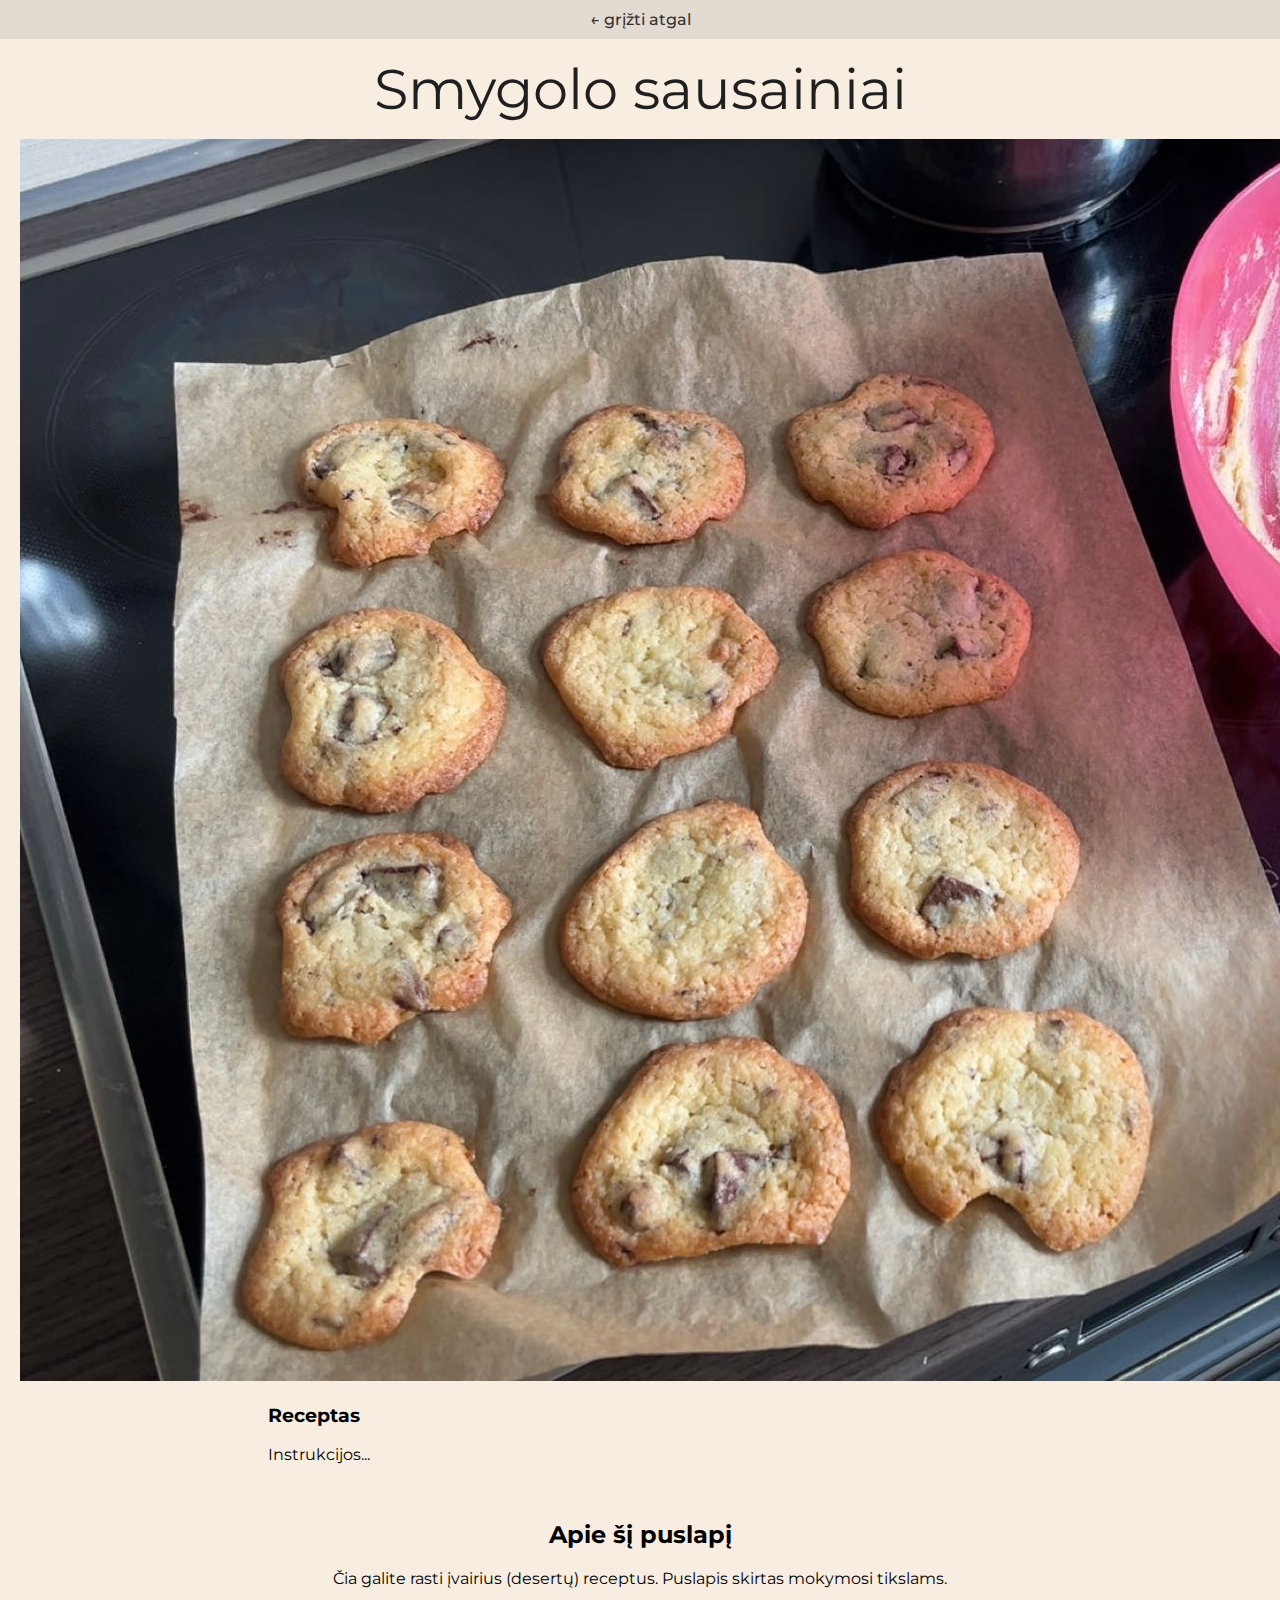
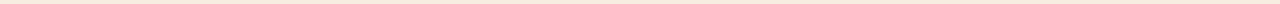
<file: smygolo.html>
<!DOCTYPE html>
<html lang="lt">
<head>
  <meta charset="UTF-8">
  <meta name="viewport" content="width=device-width, initial-scale=1.0">
  <title>Receptai</title>
  <link rel="stylesheet" href="style.css">
</head>
<body class="receptas">

  <!-- grįžimas į pagrindinį puslapį -->
  <nav>
    <ul>
      <li><a href="index.html">&#8592; grįžti atgal</a></li>
    </ul>
  </nav>

  <main>
    <h1>Smygolo sausainiai</h1>

    <!-- recepto blokas -->
    <section class="recepto-tekstas">
      <img src="images/smygolo.jpg" alt="Smygolo sausainiai">
      <div>
        <h3>Receptas</h3>
        <p>Instrukcijos...</p>
      </div>
    </section>
  </main>

  <!-- apie footeris -->
  <footer id="apie">
    <h2>Apie šį puslapį</h2>
    <p>Čia galite rasti įvairius (desertų) receptus. Puslapis skirtas mokymosi tikslams.</p>
  </footer>

</body>
</html>
</file>
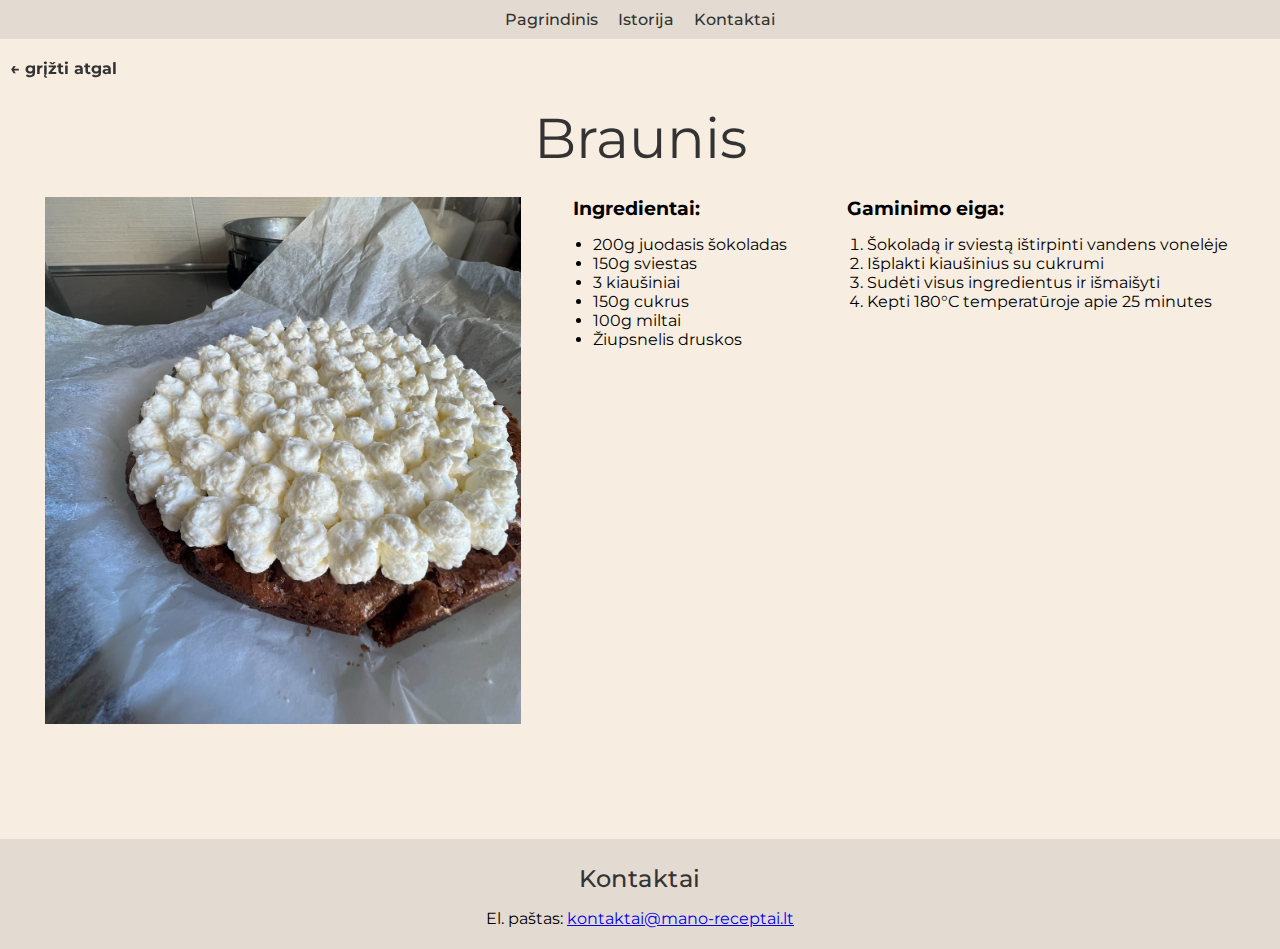
<file: receptu_html/braunis.html>
<!DOCTYPE html>
<html lang="lt">
<head>
  <meta charset="UTF-8">
  <meta name="viewport" content="width=device-width, initial-scale=1.0">
  <title>Braunis</title>
  <link rel="stylesheet" href="../style.css">
  <link rel="stylesheet" href="../receptas.css">
</head>
<body class="receptas">

  <nav>
    <ul>
      <li><a href="../index.html#pagrindinis">Pagrindinis</a></li>
      <li><a href="../index.html#istorija">Istorija</a></li>
      <li><a href="../index.html#kontaktai">Kontaktai</a></li>
    </ul>
  </nav>

  <nav class="back-nav">
    <ul class="left-align">
      <li><a href="../index.html" class="back-link">&#8592; grįžti atgal</a></li>
    </ul>
  </nav>

  <main>
    <h1>Braunis</h1>

    <div class="receptas-container">
      <section class="nuotrauka-blokas">
        <img src="../img/braunis.jpg" alt="Braunis">
      </section>
      
      <section class="ingredientu-blokas">
        <h3>Ingredientai:</h3>
        <ul>
          <li>200g juodasis šokoladas</li>
          <li>150g sviestas</li>
          <li>3 kiaušiniai</li>
          <li>150g cukrus</li>
          <li>100g miltai</li>
          <li>Žiupsnelis druskos</li>
        </ul>
      </section>
      
      <section class="gaminimo-eiga">
        <h3>Gaminimo eiga:</h3>
        <ol>
          <li>Šokoladą ir sviestą ištirpinti vandens vonelėje</li>
          <li>Išplakti kiaušinius su cukrumi</li>
          <li>Sudėti visus ingredientus ir išmaišyti</li>
          <li>Kepti 180°C temperatūroje apie 25 minutes</li>
        </ol>
      </section>
    </div>
    
  </main>

  <section id="kontaktai">
    <h2>Kontaktai</h2>
    <p>El. paštas: <a href="mailto:kontaktai@mano-receptai.lt">kontaktai@mano-receptai.lt</a></p>
  </section>

</body>
</html>
</file>
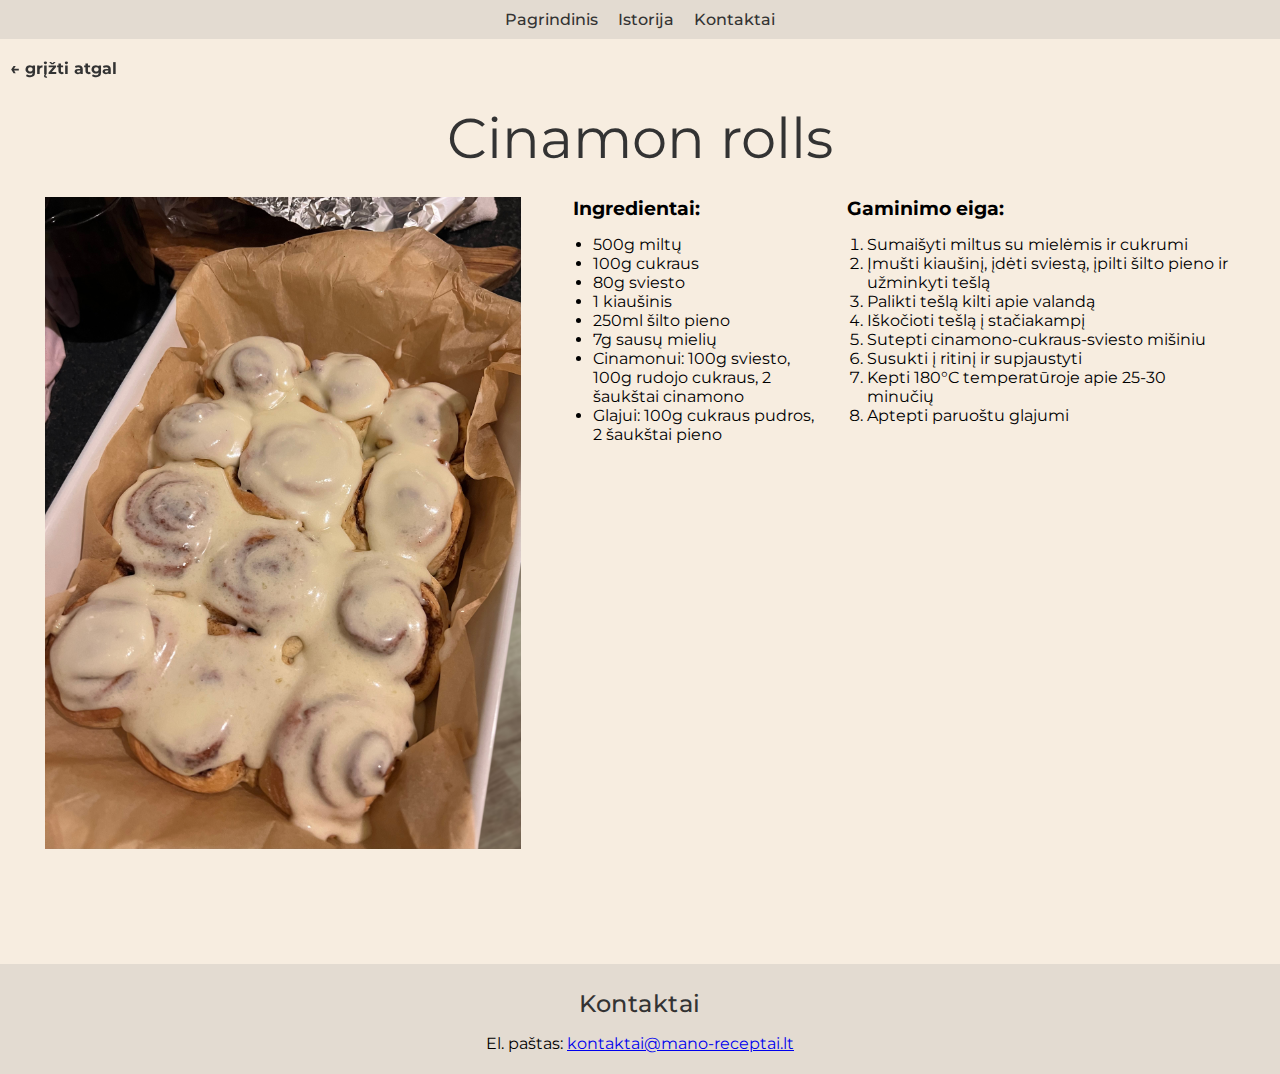
<file: receptu_html/cinamonrolls.html>
<!DOCTYPE html>
<html lang="lt">
<head>
  <meta charset="UTF-8">
  <meta name="viewport" content="width=device-width, initial-scale=1.0">
  <title>Cinamon rolls</title>
  <link rel="stylesheet" href="../style.css">
  <link rel="stylesheet" href="../receptas.css">
</head>
<body class="receptas">

  <nav>
    <ul>
      <li><a href="../index.html#pagrindinis">Pagrindinis</a></li>
      <li><a href="../index.html#istorija">Istorija</a></li>
      <li><a href="../index.html#kontaktai">Kontaktai</a></li>
    </ul>
  </nav>

  <nav class="back-nav">
    <ul class="left-align">
      <li><a href="../index.html" class="back-link">&#8592; grįžti atgal</a></li>
    </ul>
  </nav>

  <main>
    <h1>Cinamon rolls</h1>

    <div class="receptas-container">
      <section class="nuotrauka-blokas">
        <img src="../img/cinamonrolls.jpg" alt="Cinamon rolls">
      </section>
      
      <section class="ingredientu-blokas">
        <h3>Ingredientai:</h3>
        <ul>
          <li>500g miltų</li>
          <li>100g cukraus</li>
          <li>80g sviesto</li>
          <li>1 kiaušinis</li>
          <li>250ml šilto pieno</li>
          <li>7g sausų mielių</li>
          <li>Cinamonui: 100g sviesto, 100g rudojo cukraus, 2 šaukštai cinamono</li>
          <li>Glajui: 100g cukraus pudros, 2 šaukštai pieno</li>
        </ul>
      </section>
      
      <section class="gaminimo-eiga">
        <h3>Gaminimo eiga:</h3>
        <ol>
          <li>Sumaišyti miltus su mielėmis ir cukrumi</li>
          <li>Įmušti kiaušinį, įdėti sviestą, įpilti šilto pieno ir užminkyti tešlą</li>
          <li>Palikti tešlą kilti apie valandą</li>
          <li>Iškočioti tešlą į stačiakampį</li>
          <li>Sutepti cinamono-cukraus-sviesto mišiniu</li>
          <li>Susukti į ritinį ir supjaustyti</li>
          <li>Kepti 180°C temperatūroje apie 25-30 minučių</li>
          <li>Aptepti paruoštu glajumi</li>
        </ol>
      </section>
    </div>
    
  </main>

  <section id="kontaktai">
    <h2>Kontaktai</h2>
    <p>El. paštas: <a href="mailto:kontaktai@mano-receptai.lt">kontaktai@mano-receptai.lt</a></p>
  </section>

</body>
</html>
</file>
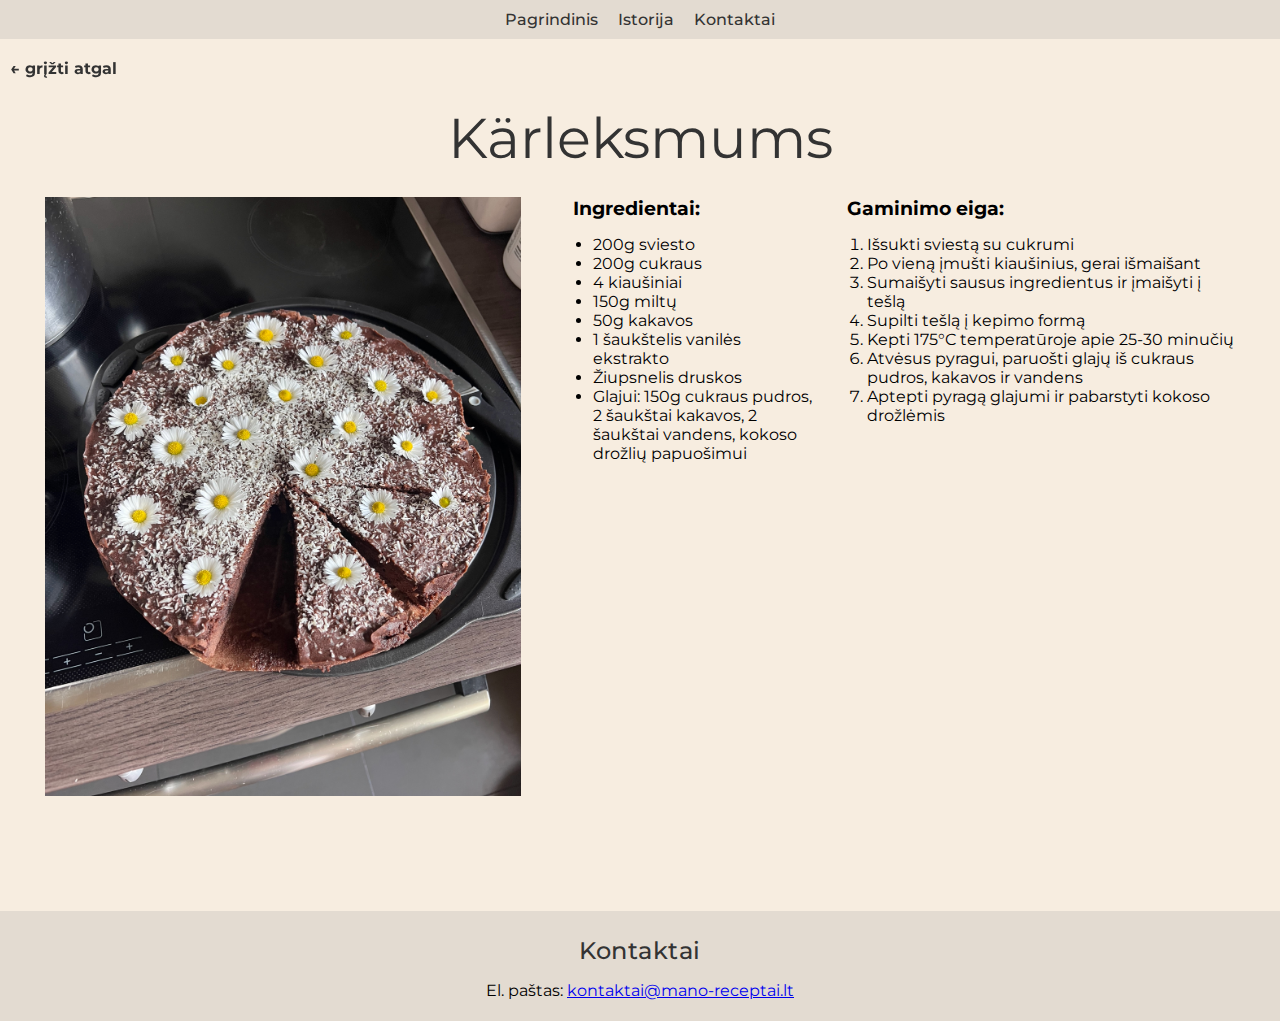
<file: receptu_html/karleksmums.html>
<!DOCTYPE html>
<html lang="lt">
<head>
  <meta charset="UTF-8">
  <meta name="viewport" content="width=device-width, initial-scale=1.0">
  <title>Kärleksmums</title>
  <link rel="stylesheet" href="../style.css">
  <link rel="stylesheet" href="../receptas.css">
</head>
<body class="receptas">

  <nav>
    <ul>
      <li><a href="../index.html#pagrindinis">Pagrindinis</a></li>
      <li><a href="../index.html#istorija">Istorija</a></li>
      <li><a href="../index.html#kontaktai">Kontaktai</a></li>
    </ul>
  </nav>

  <nav class="back-nav">
    <ul class="left-align">
      <li><a href="../index.html" class="back-link">&#8592; grįžti atgal</a></li>
    </ul>
  </nav>

  <main>
    <h1>Kärleksmums</h1>

    <div class="receptas-container">
      <section class="nuotrauka-blokas">
        <img src="../img/karleksmums.jpg" alt="Kärleksmums">
      </section>
      
      <section class="ingredientu-blokas">
        <h3>Ingredientai:</h3>
        <ul>
          <li>200g sviesto</li>
          <li>200g cukraus</li>
          <li>4 kiaušiniai</li>
          <li>150g miltų</li>
          <li>50g kakavos</li>
          <li>1 šaukštelis vanilės ekstrakto</li>
          <li>Žiupsnelis druskos</li>
          <li>Glajui: 150g cukraus pudros, 2 šaukštai kakavos, 2 šaukštai vandens, kokoso drožlių papuošimui</li>
        </ul>
      </section>
      
      <section class="gaminimo-eiga">
        <h3>Gaminimo eiga:</h3>
        <ol>
          <li>Išsukti sviestą su cukrumi</li>
          <li>Po vieną įmušti kiaušinius, gerai išmaišant</li>
          <li>Sumaišyti sausus ingredientus ir įmaišyti į tešlą</li>
          <li>Supilti tešlą į kepimo formą</li>
          <li>Kepti 175°C temperatūroje apie 25-30 minučių</li>
          <li>Atvėsus pyragui, paruošti glajų iš cukraus pudros, kakavos ir vandens</li>
          <li>Aptepti pyragą glajumi ir pabarstyti kokoso drožlėmis</li>
        </ol>
      </section>
    </div>
    
  </main>

  <section id="kontaktai">
    <h2>Kontaktai</h2>
    <p>El. paštas: <a href="mailto:kontaktai@mano-receptai.lt">kontaktai@mano-receptai.lt</a></p>
  </section>

</body>
</html>
</file>
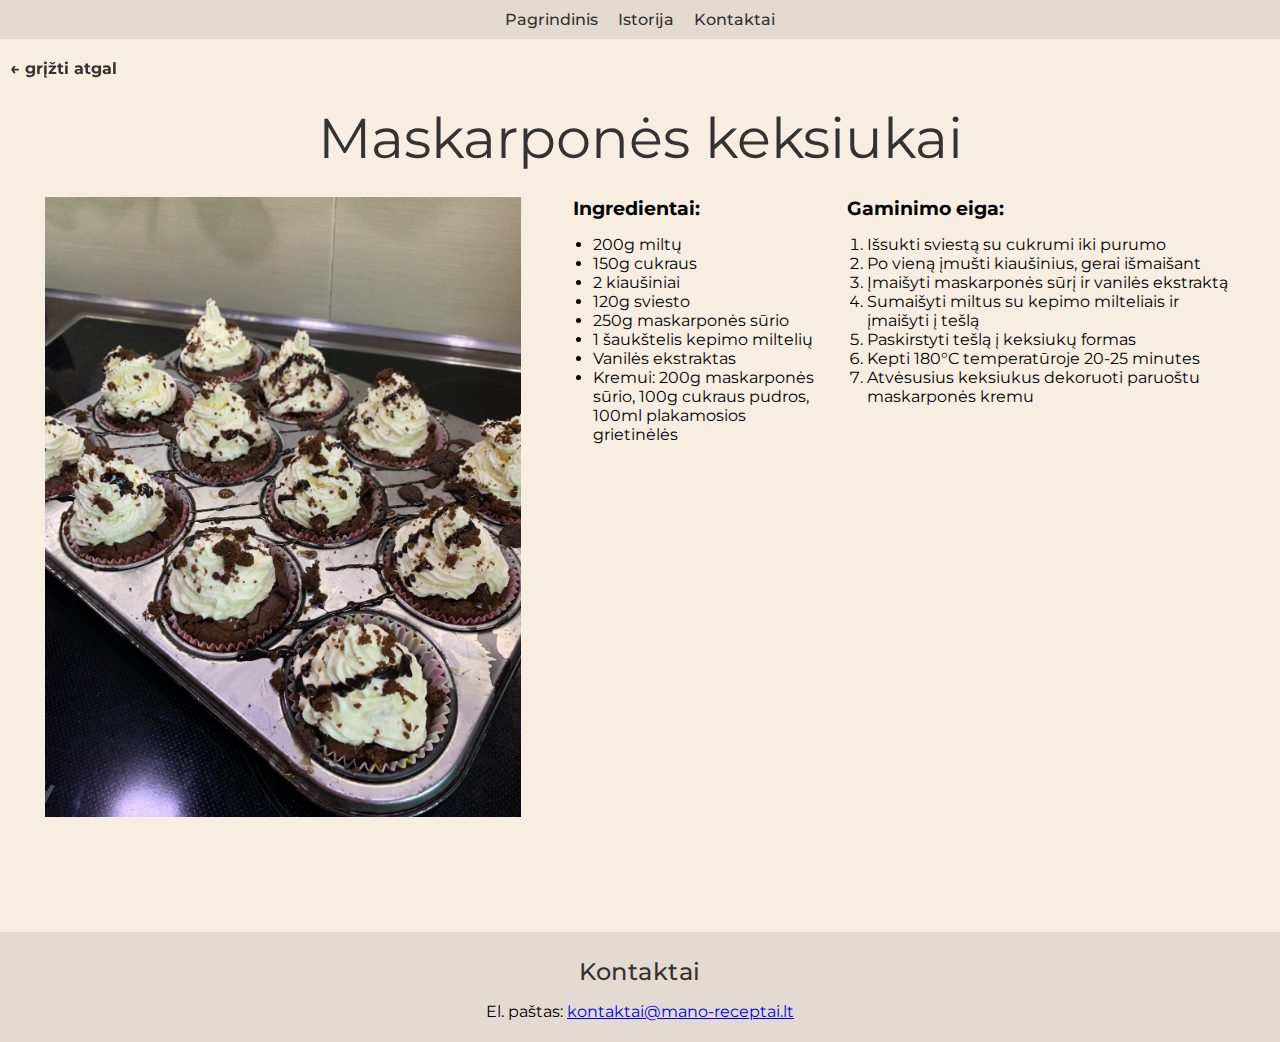
<file: receptu_html/maskarpones.html>
<!DOCTYPE html>
<html lang="lt">
<head>
  <meta charset="UTF-8">
  <meta name="viewport" content="width=device-width, initial-scale=1.0">
  <title>Maskarponės keksiukai</title>
  <link rel="stylesheet" href="../style.css">
  <link rel="stylesheet" href="../receptas.css">
</head>
<body class="receptas">

  <nav>
    <ul>
      <li><a href="../index.html#pagrindinis">Pagrindinis</a></li>
      <li><a href="../index.html#istorija">Istorija</a></li>
      <li><a href="../index.html#kontaktai">Kontaktai</a></li>
    </ul>
  </nav>

  <nav class="back-nav">
    <ul class="left-align">
      <li><a href="../index.html" class="back-link">&#8592; grįžti atgal</a></li>
    </ul>
  </nav>

  <main>
    <h1>Maskarponės keksiukai</h1>

    <div class="receptas-container">
      <section class="nuotrauka-blokas">
        <img src="../img/maskarpones.jpg" alt="Maskarponės keksiukai">
      </section>
      
      <section class="ingredientu-blokas">
        <h3>Ingredientai:</h3>
        <ul>
          <li>200g miltų</li>
          <li>150g cukraus</li>
          <li>2 kiaušiniai</li>
          <li>120g sviesto</li>
          <li>250g maskarponės sūrio</li>
          <li>1 šaukštelis kepimo miltelių</li>
          <li>Vanilės ekstraktas</li>
          <li>Kremui: 200g maskarponės sūrio, 100g cukraus pudros, 100ml plakamosios grietinėlės</li>
        </ul>
      </section>
      
      <section class="gaminimo-eiga">
        <h3>Gaminimo eiga:</h3>
        <ol>
          <li>Išsukti sviestą su cukrumi iki purumo</li>
          <li>Po vieną įmušti kiaušinius, gerai išmaišant</li>
          <li>Įmaišyti maskarponės sūrį ir vanilės ekstraktą</li>
          <li>Sumaišyti miltus su kepimo milteliais ir įmaišyti į tešlą</li>
          <li>Paskirstyti tešlą į keksiukų formas</li>
          <li>Kepti 180°C temperatūroje 20-25 minutes</li>
          <li>Atvėsusius keksiukus dekoruoti paruoštu maskarponės kremu</li>
        </ol>
      </section>
    </div>
    
  </main>

  <section id="kontaktai">
    <h2>Kontaktai</h2>
    <p>El. paštas: <a href="mailto:kontaktai@mano-receptai.lt">kontaktai@mano-receptai.lt</a></p>
  </section>

</body>
</html>
</file>
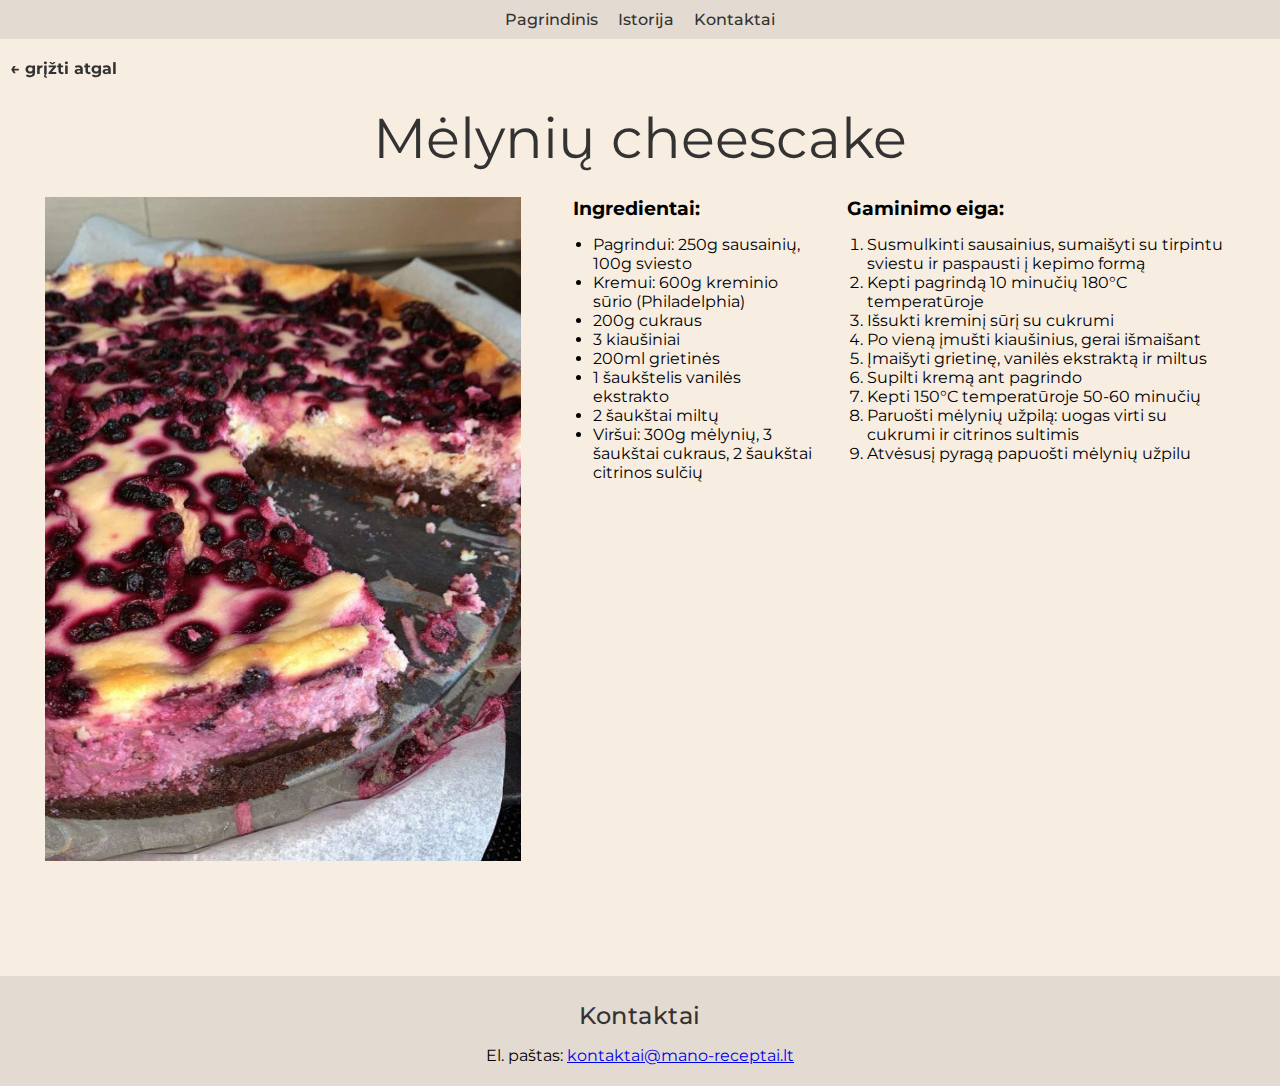
<file: receptu_html/melyniu.html>
<!DOCTYPE html>
<html lang="lt">
<head>
  <meta charset="UTF-8">
  <meta name="viewport" content="width=device-width, initial-scale=1.0">
  <title>Mėlynių cheescake</title>
  <link rel="stylesheet" href="../style.css">
  <link rel="stylesheet" href="../receptas.css">
</head>
<body class="receptas">

  <nav>
    <ul>
      <li><a href="../index.html#pagrindinis">Pagrindinis</a></li>
      <li><a href="../index.html#istorija">Istorija</a></li>
      <li><a href="../index.html#kontaktai">Kontaktai</a></li>
    </ul>
  </nav>

  <nav class="back-nav">
    <ul class="left-align">
      <li><a href="../index.html" class="back-link">&#8592; grįžti atgal</a></li>
    </ul>
  </nav>

  <main>
    <h1>Mėlynių cheescake</h1>

    <div class="receptas-container">
      <section class="nuotrauka-blokas">
        <img src="../img/melyniu.jpg" alt="Mėlynių cheescake">
      </section>
      
      <section class="ingredientu-blokas">
        <h3>Ingredientai:</h3>
        <ul>
          <li>Pagrindui: 250g sausainių, 100g sviesto</li>
          <li>Kremui: 600g kreminio sūrio (Philadelphia)</li>
          <li>200g cukraus</li>
          <li>3 kiaušiniai</li>
          <li>200ml grietinės</li>
          <li>1 šaukštelis vanilės ekstrakto</li>
          <li>2 šaukštai miltų</li>
          <li>Viršui: 300g mėlynių, 3 šaukštai cukraus, 2 šaukštai citrinos sulčių</li>
        </ul>
      </section>
      
      <section class="gaminimo-eiga">
        <h3>Gaminimo eiga:</h3>
        <ol>
          <li>Susmulkinti sausainius, sumaišyti su tirpintu sviestu ir paspausti į kepimo formą</li>
          <li>Kepti pagrindą 10 minučių 180°C temperatūroje</li>
          <li>Išsukti kreminį sūrį su cukrumi</li>
          <li>Po vieną įmušti kiaušinius, gerai išmaišant</li>
          <li>Įmaišyti grietinę, vanilės ekstraktą ir miltus</li>
          <li>Supilti kremą ant pagrindo</li>
          <li>Kepti 150°C temperatūroje 50-60 minučių</li>
          <li>Paruošti mėlynių užpilą: uogas virti su cukrumi ir citrinos sultimis</li>
          <li>Atvėsusį pyragą papuošti mėlynių užpilu</li>
        </ol>
      </section>
    </div>
    
  </main>

  <section id="kontaktai">
    <h2>Kontaktai</h2>
    <p>El. paštas: <a href="mailto:kontaktai@mano-receptai.lt">kontaktai@mano-receptai.lt</a></p>
  </section>

</body>
</html>
</file>
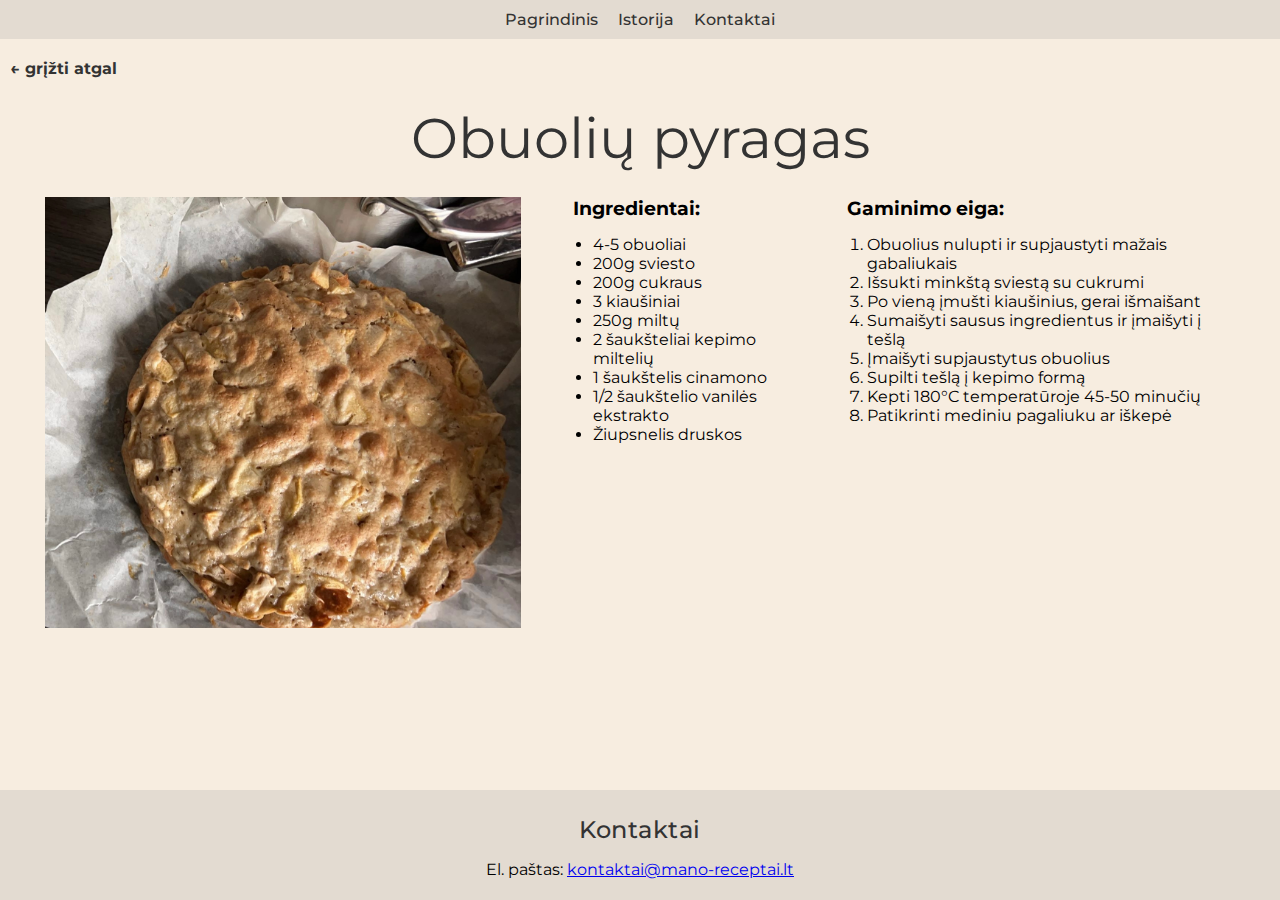
<file: receptu_html/obuoliupyragas.html>
<!DOCTYPE html>
<html lang="lt">
<head>
  <meta charset="UTF-8">
  <meta name="viewport" content="width=device-width, initial-scale=1.0">
  <title>Obuolių pyragas</title>
  <link rel="stylesheet" href="../style.css">
  <link rel="stylesheet" href="../receptas.css">
</head>
<body class="receptas">

  <nav>
    <ul>
      <li><a href="../index.html#pagrindinis">Pagrindinis</a></li>
      <li><a href="../index.html#istorija">Istorija</a></li>
      <li><a href="../index.html#kontaktai">Kontaktai</a></li>
    </ul>
  </nav>

  <nav class="back-nav">
    <ul class="left-align">
      <li><a href="../index.html" class="back-link">&#8592; grįžti atgal</a></li>
    </ul>
  </nav>

  <main>
    <h1>Obuolių pyragas</h1>

    <div class="receptas-container">
      <section class="nuotrauka-blokas">
        <img src="../img/obuoliupyragas.jpg" alt="Obuolių pyragas">
      </section>
      
      <section class="ingredientu-blokas">
        <h3>Ingredientai:</h3>
        <ul>
          <li>4-5 obuoliai</li>
          <li>200g sviesto</li>
          <li>200g cukraus</li>
          <li>3 kiaušiniai</li>
          <li>250g miltų</li>
          <li>2 šaukšteliai kepimo miltelių</li>
          <li>1 šaukštelis cinamono</li>
          <li>1/2 šaukštelio vanilės ekstrakto</li>
          <li>Žiupsnelis druskos</li>
        </ul>
      </section>
      
      <section class="gaminimo-eiga">
        <h3>Gaminimo eiga:</h3>
        <ol>
          <li>Obuolius nulupti ir supjaustyti mažais gabaliukais</li>
          <li>Išsukti minkštą sviestą su cukrumi</li>
          <li>Po vieną įmušti kiaušinius, gerai išmaišant</li>
          <li>Sumaišyti sausus ingredientus ir įmaišyti į tešlą</li>
          <li>Įmaišyti supjaustytus obuolius</li>
          <li>Supilti tešlą į kepimo formą</li>
          <li>Kepti 180°C temperatūroje 45-50 minučių</li>
          <li>Patikrinti mediniu pagaliuku ar iškepė</li>
        </ol>
      </section>
    </div>
    
  </main>

  <section id="kontaktai">
    <h2>Kontaktai</h2>
    <p>El. paštas: <a href="mailto:kontaktai@mano-receptai.lt">kontaktai@mano-receptai.lt</a></p>
  </section>

</body>
</html>
</file>
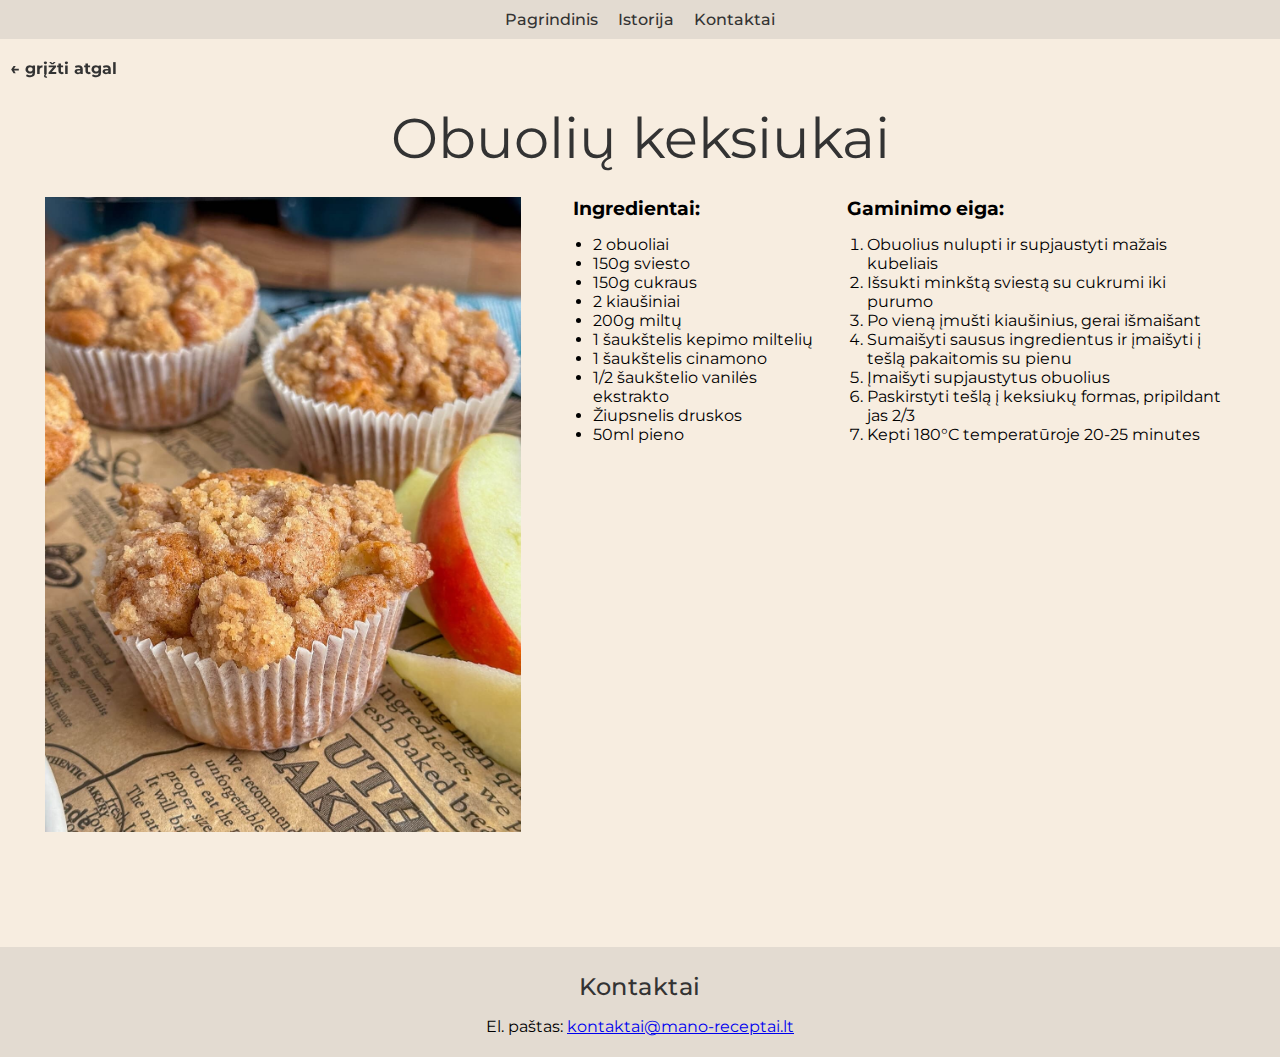
<file: receptu_html/obuolukeksiukai.html>
<!DOCTYPE html>
<html lang="lt">
<head>
  <meta charset="UTF-8">
  <meta name="viewport" content="width=device-width, initial-scale=1.0">
  <title>Obuolių keksiukai</title>
  <link rel="stylesheet" href="../style.css">
  <link rel="stylesheet" href="../receptas.css">
</head>
<body class="receptas">

  <nav>
    <ul>
      <li><a href="../index.html#pagrindinis">Pagrindinis</a></li>
      <li><a href="../index.html#istorija">Istorija</a></li>
      <li><a href="../index.html#kontaktai">Kontaktai</a></li>
    </ul>
  </nav>

  <nav class="back-nav">
    <ul class="left-align">
      <li><a href="../index.html" class="back-link">&#8592; grįžti atgal</a></li>
    </ul>
  </nav>

  <main>
    <h1>Obuolių keksiukai</h1>

    <div class="receptas-container">
      <section class="nuotrauka-blokas">
        <img src="../img/obuolukeksiukai.jpg" alt="Obuolių keksiukai">
      </section>
      
      <section class="ingredientu-blokas">
        <h3>Ingredientai:</h3>
        <ul>
          <li>2 obuoliai</li>
          <li>150g sviesto</li>
          <li>150g cukraus</li>
          <li>2 kiaušiniai</li>
          <li>200g miltų</li>
          <li>1 šaukštelis kepimo miltelių</li>
          <li>1 šaukštelis cinamono</li>
          <li>1/2 šaukštelio vanilės ekstrakto</li>
          <li>Žiupsnelis druskos</li>
          <li>50ml pieno</li>
        </ul>
      </section>
      
      <section class="gaminimo-eiga">
        <h3>Gaminimo eiga:</h3>
        <ol>
          <li>Obuolius nulupti ir supjaustyti mažais kubeliais</li>
          <li>Išsukti minkštą sviestą su cukrumi iki purumo</li>
          <li>Po vieną įmušti kiaušinius, gerai išmaišant</li>
          <li>Sumaišyti sausus ingredientus ir įmaišyti į tešlą pakaitomis su pienu</li>
          <li>Įmaišyti supjaustytus obuolius</li>
          <li>Paskirstyti tešlą į keksiukų formas, pripildant jas 2/3</li>
          <li>Kepti 180°C temperatūroje 20-25 minutes</li>
        </ol>
      </section>
    </div>
    
  </main>

  <section id="kontaktai">
    <h2>Kontaktai</h2>
    <p>El. paštas: <a href="mailto:kontaktai@mano-receptai.lt">kontaktai@mano-receptai.lt</a></p>
  </section>

</body>
</html>
</file>
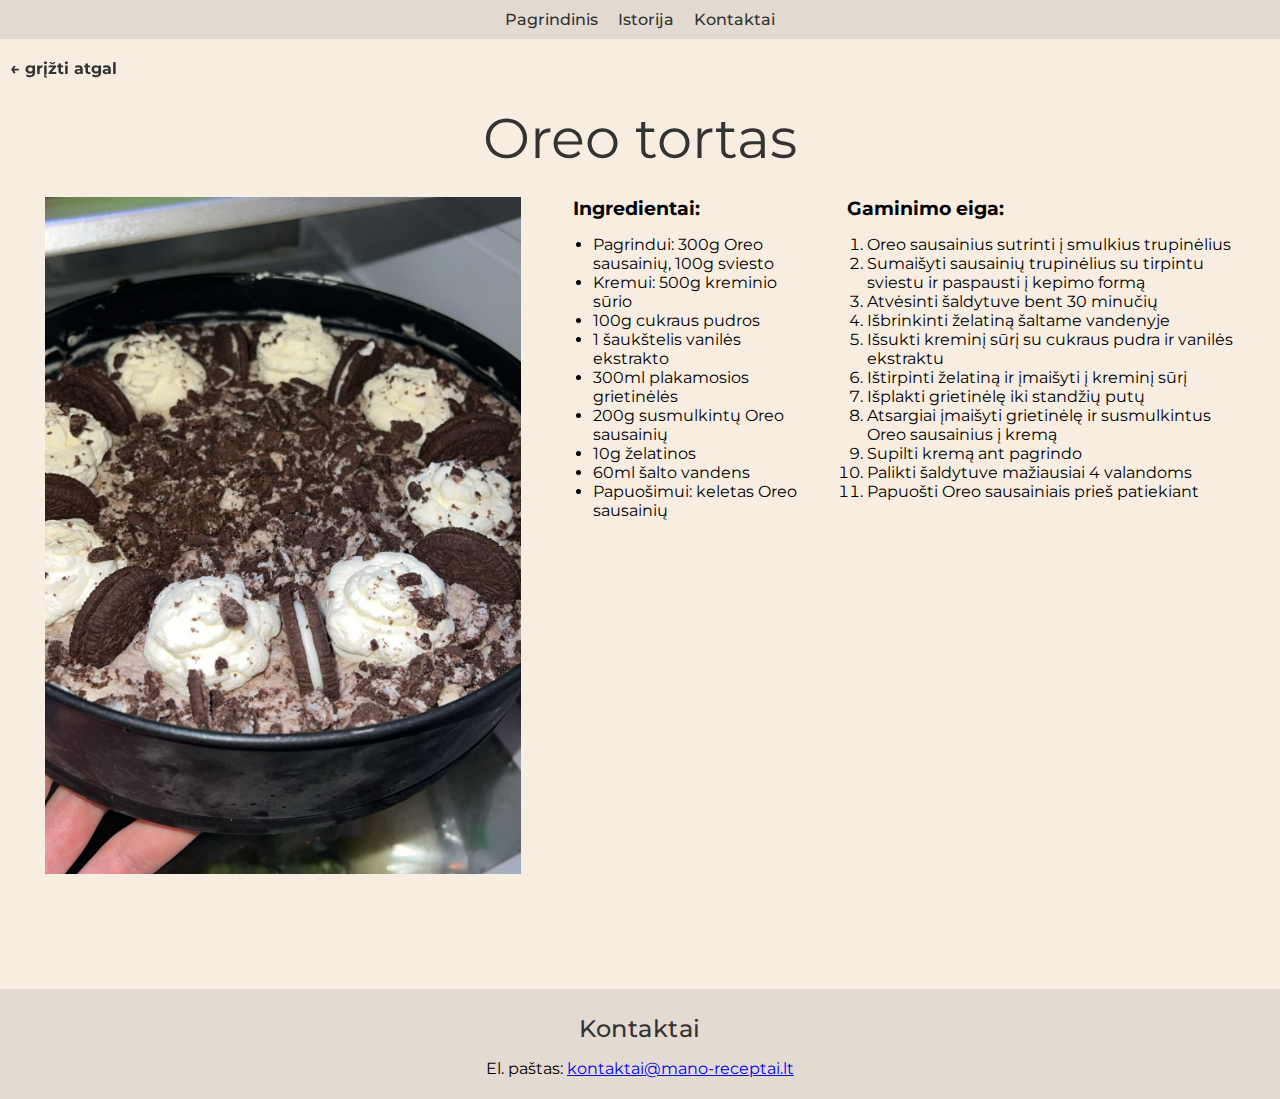
<file: receptu_html/oreo.html>
<!DOCTYPE html>
<html lang="lt">
<head>
  <meta charset="UTF-8">
  <meta name="viewport" content="width=device-width, initial-scale=1.0">
  <title>Oreo tortas</title>
  <link rel="stylesheet" href="../style.css">
  <link rel="stylesheet" href="../receptas.css">
</head>
<body class="receptas">

  <nav>
    <ul>
      <li><a href="../index.html#pagrindinis">Pagrindinis</a></li>
      <li><a href="../index.html#istorija">Istorija</a></li>
      <li><a href="../index.html#kontaktai">Kontaktai</a></li>
    </ul>
  </nav>

  <nav class="back-nav">
    <ul class="left-align">
      <li><a href="../index.html" class="back-link">&#8592; grįžti atgal</a></li>
    </ul>
  </nav>

  <main>
    <h1>Oreo tortas</h1>

    <div class="receptas-container">
      <section class="nuotrauka-blokas">
        <img src="../img/oreo.jpg" alt="Oreo tortas">
      </section>
      
      <section class="ingredientu-blokas">
        <h3>Ingredientai:</h3>
        <ul>
          <li>Pagrindui: 300g Oreo sausainių, 100g sviesto</li>
          <li>Kremui: 500g kreminio sūrio</li>
          <li>100g cukraus pudros</li>
          <li>1 šaukštelis vanilės ekstrakto</li>
          <li>300ml plakamosios grietinėlės</li>
          <li>200g susmulkintų Oreo sausainių</li>
          <li>10g želatinos</li>
          <li>60ml šalto vandens</li>
          <li>Papuošimui: keletas Oreo sausainių</li>
        </ul>
      </section>
      
      <section class="gaminimo-eiga">
        <h3>Gaminimo eiga:</h3>
        <ol>
          <li>Oreo sausainius sutrinti į smulkius trupinėlius</li>
          <li>Sumaišyti sausainių trupinėlius su tirpintu sviestu ir paspausti į kepimo formą</li>
          <li>Atvėsinti šaldytuve bent 30 minučių</li>
          <li>Išbrinkinti želatiną šaltame vandenyje</li>
          <li>Išsukti kreminį sūrį su cukraus pudra ir vanilės ekstraktu</li>
          <li>Ištirpinti želatiną ir įmaišyti į kreminį sūrį</li>
          <li>Išplakti grietinėlę iki standžių putų</li>
          <li>Atsargiai įmaišyti grietinėlę ir susmulkintus Oreo sausainius į kremą</li>
          <li>Supilti kremą ant pagrindo</li>
          <li>Palikti šaldytuve mažiausiai 4 valandoms</li>
          <li>Papuošti Oreo sausainiais prieš patiekiant</li>
        </ol>
      </section>
    </div>
    
  </main>

  <section id="kontaktai">
    <h2>Kontaktai</h2>
    <p>El. paštas: <a href="mailto:kontaktai@mano-receptai.lt">kontaktai@mano-receptai.lt</a></p>
  </section>

</body>
</html>
</file>
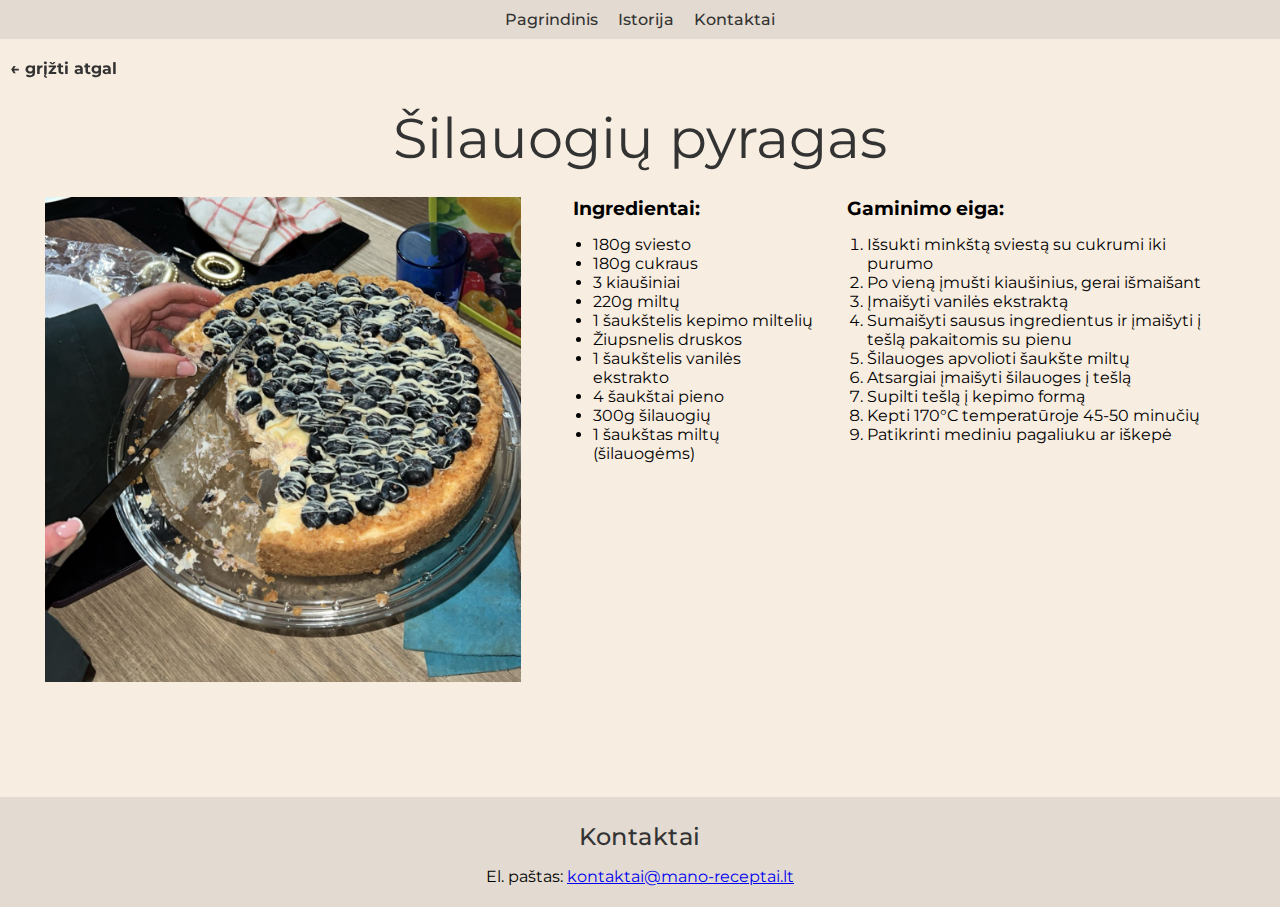
<file: receptu_html/silauogiu.html>
<!DOCTYPE html>
<html lang="lt">
<head>
  <meta charset="UTF-8">
  <meta name="viewport" content="width=device-width, initial-scale=1.0">
  <title>Šilauogių pyragas</title>
  <link rel="stylesheet" href="../style.css">
  <link rel="stylesheet" href="../receptas.css">
</head>
<body class="receptas">

  <nav>
    <ul>
      <li><a href="../index.html#pagrindinis">Pagrindinis</a></li>
      <li><a href="../index.html#istorija">Istorija</a></li>
      <li><a href="../index.html#kontaktai">Kontaktai</a></li>
    </ul>
  </nav>

  <nav class="back-nav">
    <ul class="left-align">
      <li><a href="../index.html" class="back-link">&#8592; grįžti atgal</a></li>
    </ul>
  </nav>

  <main>
    <h1>Šilauogių pyragas</h1>

    <div class="receptas-container">
      <section class="nuotrauka-blokas">
        <img src="../img/silauogiu.jpg" alt="Šilauogių pyragas">
      </section>
      
      <section class="ingredientu-blokas">
        <h3>Ingredientai:</h3>
        <ul>
          <li>180g sviesto</li>
          <li>180g cukraus</li>
          <li>3 kiaušiniai</li>
          <li>220g miltų</li>
          <li>1 šaukštelis kepimo miltelių</li>
          <li>Žiupsnelis druskos</li>
          <li>1 šaukštelis vanilės ekstrakto</li>
          <li>4 šaukštai pieno</li>
          <li>300g šilauogių</li>
          <li>1 šaukštas miltų (šilauogėms)</li>
        </ul>
      </section>
      
      <section class="gaminimo-eiga">
        <h3>Gaminimo eiga:</h3>
        <ol>
          <li>Išsukti minkštą sviestą su cukrumi iki purumo</li>
          <li>Po vieną įmušti kiaušinius, gerai išmaišant</li>
          <li>Įmaišyti vanilės ekstraktą</li>
          <li>Sumaišyti sausus ingredientus ir įmaišyti į tešlą pakaitomis su pienu</li>
          <li>Šilauoges apvolioti šaukšte miltų</li>
          <li>Atsargiai įmaišyti šilauoges į tešlą</li>
          <li>Supilti tešlą į kepimo formą</li>
          <li>Kepti 170°C temperatūroje 45-50 minučių</li>
          <li>Patikrinti mediniu pagaliuku ar iškepė</li>
        </ol>
      </section>
    </div>
    
  </main>

  <section id="kontaktai">
    <h2>Kontaktai</h2>
    <p>El. paštas: <a href="mailto:kontaktai@mano-receptai.lt">kontaktai@mano-receptai.lt</a></p>
  </section>

</body>
</html>
</file>
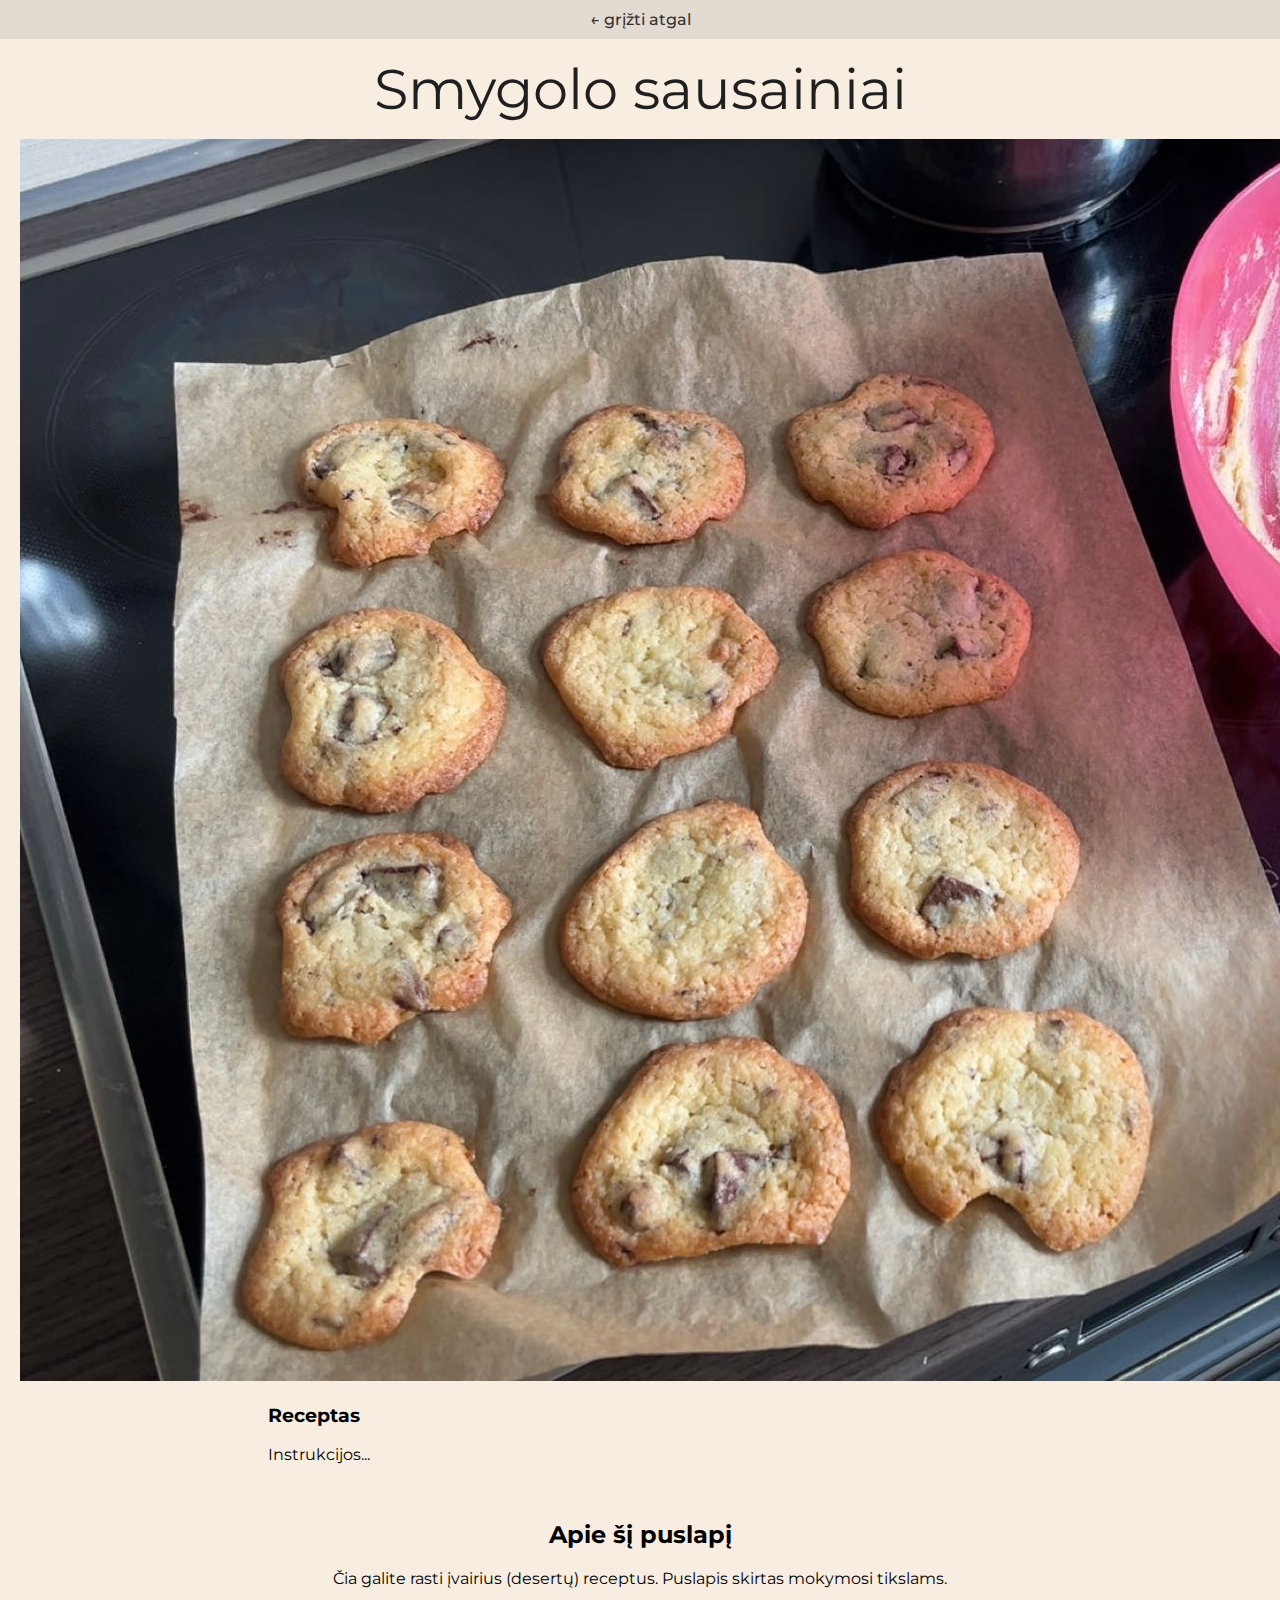
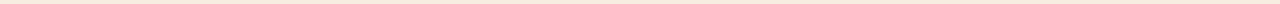
<file: receptu_html/smygolo.html>
<!DOCTYPE html>
<html lang="lt">
<head>
  <meta charset="UTF-8">
  <meta name="viewport" content="width=device-width, initial-scale=1.0">
  <title>Receptai</title>
  <link rel="stylesheet" href="../style.css">
</head>
<body class="receptas">

  <!-- grįžimas į pagrindinį puslapį -->
  <nav>
    <ul>
      <li><a href="../index.html">&#8592; grįžti atgal</a></li>
    </ul>
  </nav>

  <main>
    <h1>Smygolo sausainiai</h1>

    <!-- recepto blokas -->
    <section class="recepto-tekstas">
      <img src="../images/smygolo.jpg" alt="Smygolo sausainiai">
      <div>
        <h3>Receptas</h3>
        <p>Instrukcijos...</p>
      </div>
    </section>
  </main>

  <!-- apie footeris -->
  <footer id="apie">
    <h2>Apie šį puslapį</h2>
    <p>Čia galite rasti įvairius (desertų) receptus. Puslapis skirtas mokymosi tikslams.</p>
  </footer>

</body>
</html>
</file>
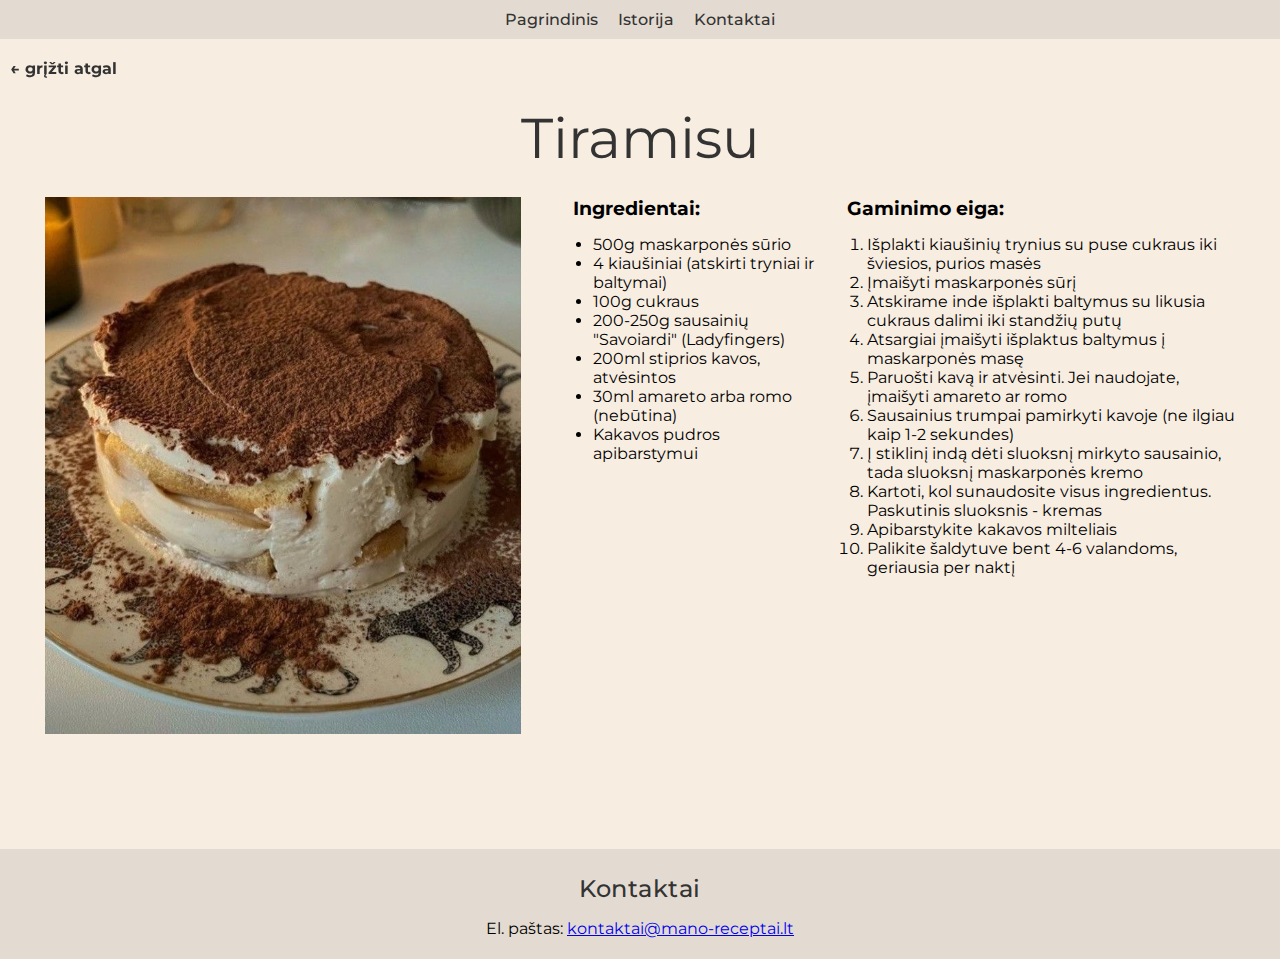
<file: receptu_html/tiramisu.html>
<!DOCTYPE html>
<html lang="lt">
<head>
  <meta charset="UTF-8">
  <meta name="viewport" content="width=device-width, initial-scale=1.0">
  <title>Tiramisu</title>
  <link rel="stylesheet" href="../style.css">
  <link rel="stylesheet" href="../receptas.css">
</head>
<body class="receptas">

  <nav>
    <ul>
      <li><a href="../index.html#pagrindinis">Pagrindinis</a></li>
      <li><a href="../index.html#istorija">Istorija</a></li>
      <li><a href="../index.html#kontaktai">Kontaktai</a></li>
    </ul>
  </nav>

  <nav class="back-nav">
    <ul class="left-align">
      <li><a href="../index.html" class="back-link">&#8592; grįžti atgal</a></li>
    </ul>
  </nav>

  <main>
    <h1>Tiramisu</h1>

    <div class="receptas-container">
      <section class="nuotrauka-blokas">
        <img src="../img/tiramisu.jpg" alt="Tiramisu">
      </section>
      
      <section class="ingredientu-blokas">
        <h3>Ingredientai:</h3>
        <ul>
          <li>500g maskarponės sūrio</li>
          <li>4 kiaušiniai (atskirti tryniai ir baltymai)</li>
          <li>100g cukraus</li>
          <li>200-250g sausainių "Savoiardi" (Ladyfingers)</li>
          <li>200ml stiprios kavos, atvėsintos</li>
          <li>30ml amareto arba romo (nebūtina)</li>
          <li>Kakavos pudros apibarstymui</li>
        </ul>
      </section>
      
      <section class="gaminimo-eiga">
        <h3>Gaminimo eiga:</h3>
        <ol>
          <li>Išplakti kiaušinių trynius su puse cukraus iki šviesios, purios masės</li>
          <li>Įmaišyti maskarponės sūrį</li>
          <li>Atskirame inde išplakti baltymus su likusia cukraus dalimi iki standžių putų</li>
          <li>Atsargiai įmaišyti išplaktus baltymus į maskarponės masę</li>
          <li>Paruošti kavą ir atvėsinti. Jei naudojate, įmaišyti amareto ar romo</li>
          <li>Sausainius trumpai pamirkyti kavoje (ne ilgiau kaip 1-2 sekundes)</li>
          <li>Į stiklinį indą dėti sluoksnį mirkyto sausainio, tada sluoksnį maskarponės kremo</li>
          <li>Kartoti, kol sunaudosite visus ingredientus. Paskutinis sluoksnis - kremas</li>
          <li>Apibarstykite kakavos milteliais</li>
          <li>Palikite šaldytuve bent 4-6 valandoms, geriausia per naktį</li>
        </ol>
      </section>
    </div>
    
  </main>

  <section id="kontaktai">
    <h2>Kontaktai</h2>
    <p>El. paštas: <a href="mailto:kontaktai@mano-receptai.lt">kontaktai@mano-receptai.lt</a></p>
  </section>

</body>
</html>
</file>
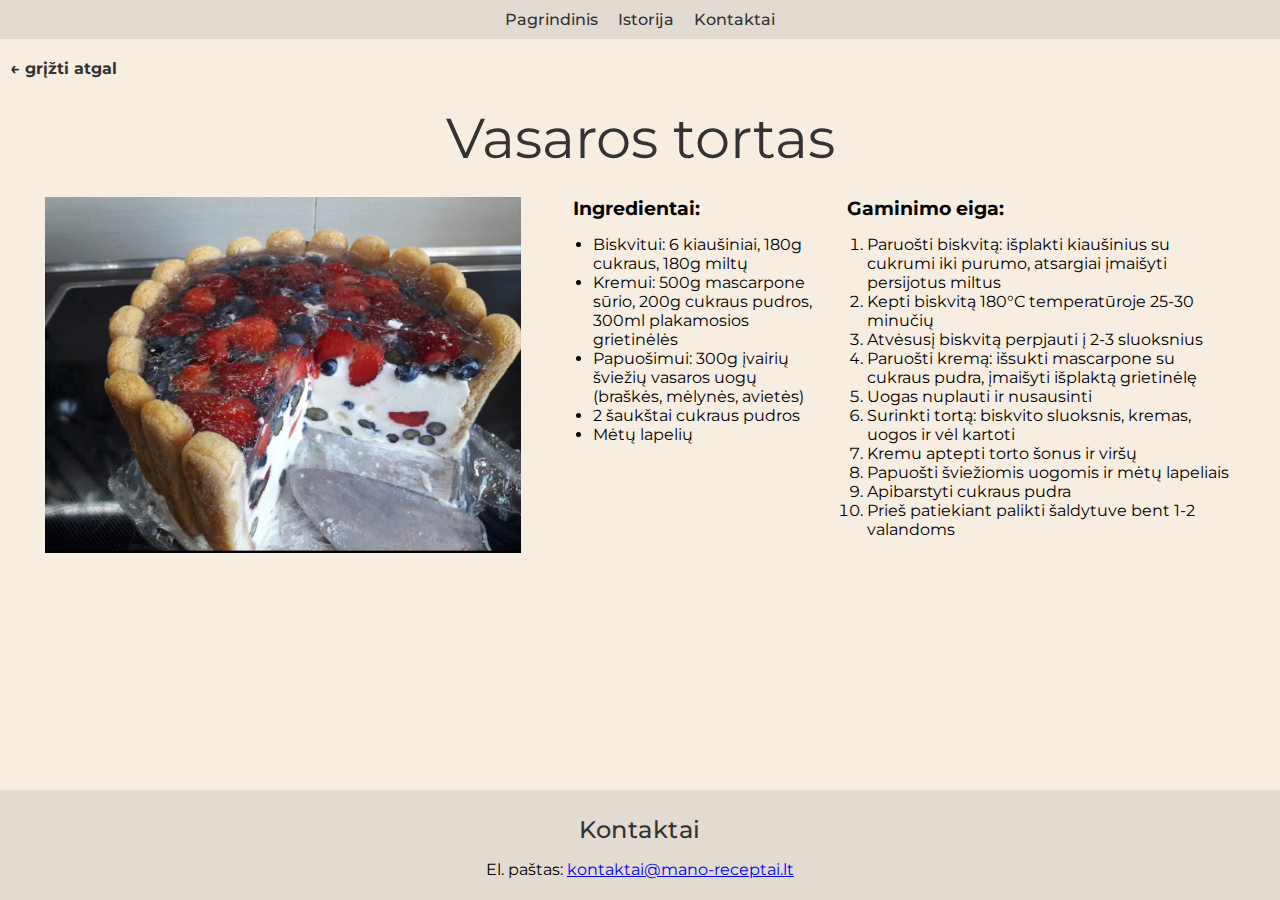
<file: receptu_html/vasaros.html>
<!DOCTYPE html>
<html lang="lt">
<head>
  <meta charset="UTF-8">
  <meta name="viewport" content="width=device-width, initial-scale=1.0">
  <title>Vasaros tortas</title>
  <link rel="stylesheet" href="../style.css">
  <link rel="stylesheet" href="../receptas.css">
</head>
<body class="receptas">

  <nav>
    <ul>
      <li><a href="../index.html#pagrindinis">Pagrindinis</a></li>
      <li><a href="../index.html#istorija">Istorija</a></li>
      <li><a href="../index.html#kontaktai">Kontaktai</a></li>
    </ul>
  </nav>

  <nav class="back-nav">
    <ul class="left-align">
      <li><a href="../index.html" class="back-link">&#8592; grįžti atgal</a></li>
    </ul>
  </nav>

  <main>
    <h1>Vasaros tortas</h1>

    <div class="receptas-container">
      <section class="nuotrauka-blokas">
        <img src="../img/vasaros.jpg" alt="Vasaros tortas">
      </section>
      
      <section class="ingredientu-blokas">
        <h3>Ingredientai:</h3>
        <ul>
          <li>Biskvitui: 6 kiaušiniai, 180g cukraus, 180g miltų</li>
          <li>Kremui: 500g mascarpone sūrio, 200g cukraus pudros, 300ml plakamosios grietinėlės</li>
          <li>Papuošimui: 300g įvairių šviežių vasaros uogų (braškės, mėlynės, avietės)</li>
          <li>2 šaukštai cukraus pudros</li>
          <li>Mėtų lapelių</li>
        </ul>
      </section>
      
      <section class="gaminimo-eiga">
        <h3>Gaminimo eiga:</h3>
        <ol>
          <li>Paruošti biskvitą: išplakti kiaušinius su cukrumi iki purumo, atsargiai įmaišyti persijotus miltus</li>
          <li>Kepti biskvitą 180°C temperatūroje 25-30 minučių</li>
          <li>Atvėsusį biskvitą perpjauti į 2-3 sluoksnius</li>
          <li>Paruošti kremą: išsukti mascarpone su cukraus pudra, įmaišyti išplaktą grietinėlę</li>
          <li>Uogas nuplauti ir nusausinti</li>
          <li>Surinkti tortą: biskvito sluoksnis, kremas, uogos ir vėl kartoti</li>
          <li>Kremu aptepti torto šonus ir viršų</li>
          <li>Papuošti šviežiomis uogomis ir mėtų lapeliais</li>
          <li>Apibarstyti cukraus pudra</li>
          <li>Prieš patiekiant palikti šaldytuve bent 1-2 valandoms</li>
        </ol>
      </section>
    </div>
    
  </main>

  <section id="kontaktai">
    <h2>Kontaktai</h2>
    <p>El. paštas: <a href="mailto:kontaktai@mano-receptai.lt">kontaktai@mano-receptai.lt</a></p>
  </section>

</body>
</html>
</file>
<file: style.css>
@import url('https://fonts.googleapis.com/css2?family=Montserrat:wght@400;700;900&display=swap');
html { scroll-behavior: smooth; }

body {
  font-family: 'Montserrat', system-ui, -apple-system, Segoe UI, Roboto, Arial, sans-serif;
  text-align: center;
  background-color: #f7ede0;
  display: flex;
  flex-direction: column;
  min-height: 100vh;
  margin: 0;
}

/* Anchor scroll offset */
#pagrindinis, #istorija, #kontaktai, #apie { scroll-margin-top: 64px; }

/* Meniu */
nav {
  position: sticky;
  top: 0;
  z-index: 1000;
  background: #e3dbd1;
  margin-bottom: 0;
}

nav ul {
  list-style: none;
  padding: 10px 0;
  margin: 0;
  display: flex;
  justify-content: center;
  gap: 20px;
  background: transparent;
  flex-wrap: wrap;
}

/* Responsive meniu */
@media (max-width: 580px) {
  nav ul {
    flex-direction: column;
    align-items: center;
    gap: 15px;
    padding: 20px 0;
  }
  
  nav li {
    display: block;
    width: 100%;
    text-align: center;
  }
  
  nav a {
    display: block;
    padding: 5px 0;
  }
}

/* Nuorodos stilius */
/* default */
nav a,
nav a:visited {
  color: #333;
  text-decoration: none;
  font-weight: 500;
}

/* kai uzvedama pelyte - ryskiausias tekstas*/
nav a:hover { 
  font-weight: 800; 
}

/* kai paspaudziama - maziau ryskus tekstas*/
body:has(#pagrindinis:target) nav a[href$="#pagrindinis"],
body:has(#istorija:target)   nav a[href$="#istorija"],
body:has(#kontaktai:target)  nav a[href$="#kontaktai"] {
  font-weight: 700;
}

/*  ANTRAŠTĖ VIRŠ KORTELIŲ  */
.page-header {
  padding: 28px 0 24px;        
}
.page-header h1{
  margin: 0;
  font-weight: 400;           
  font-size: clamp(32px, 6vw, 64px);
  letter-spacing: 0.02em;
  color: #1f1f1f;
}
.page-header .subtitle{
  padding-bottom: 32px;           
  font-weight: 400;
  font-size: clamp(10px, 1.6vw, 18px);
  letter-spacing: 0.35em;
  text-transform: uppercase;
  color: #6b6b6b;
}

/*  PAGRINDINIO PUSLAPIO KORTELĖS  */
.cards-container {
  display: grid;
  grid-template-columns: repeat(4, 1fr); /* max 4 blokai vienoje eilutėje */
  gap: 30px; 
  justify-items: center;
  margin: 0 auto;
  max-width: 1000px; 
  padding: 40px 60px 30px;
  border-bottom: 1px solid #e0dcd7;
  border-top: 1px solid #e0dcd7;
}

/* Responsive grid */
@media (max-width: 1200px) {
  .cards-container {
    grid-template-columns: repeat(3, 1fr); /* 3 kortelės eilutėje */
    max-width: 800px;
    padding: 40px 40px 30px;
  }
}

@media (max-width: 768px) {
  .cards-container {
    grid-template-columns: repeat(2, 1fr); /* 2 kortelės eilutėje */
    max-width: 600px;
    padding: 30px 20px 20px;
    gap: 20px;
  }
}

@media (max-width: 480px) {
  .cards-container {
    grid-template-columns: 1fr; /* 1 kortelė eilutėje */
    max-width: 300px;
    padding: 20px 10px;
    gap: 15px;
  }
}
.card {
  display: inline-block;
  width: 200px;
  overflow: hidden;
  text-decoration: none;
  color: black;
  background-color: #fff;
  transition: transform 0.2s;
  border-radius: 8px;
}
/* kai uzvedama pelyte - padideja kortele ir atsiranda seselis */
.card:hover {
  transform: scale(1.05);
  box-shadow: 0 4px 8px rgba(0,0,0,0.2);
}
.card h3 {
  font-size: 17px; 
  margin: 10px 10px 10px;
  font-weight: 200;            
}
body.home .card img {
  width: 200px;
  height: 150px;
  object-fit: cover;
}

/*  ISTORIJA  */
#istorija {
  padding: 40px 20px; 
  max-width: 1000px;
  margin: 0 auto;
  width: 100%; /* užtikrina kad neišeitų už ekrano ribų */
  box-sizing: border-box; 
  overflow-wrap: break-word; /* trumpina ilgus zodzius */
}

#istorija h2 {
  text-align: center;
  margin-bottom: 30px;
  word-wrap: break-word; /* antraštė irgi luzta */
  font-family: 'Montserrat', system-ui, -apple-system, Segoe UI, Roboto, Arial, sans-serif;
  font-weight: 400;
  font-size: clamp(20px, 3.5vw, 36px);
  letter-spacing: 0.02em;
  color: #1f1f1f;
}

.istorija-content {
  padding: 0 20px;
  width: 100%;
  box-sizing: border-box;
}

.istorija-img {
  float: left; /* nuotrauka kairėje, tekstas aplink */
  width: 350px;
  height: 200px;
  object-fit: cover;
  max-width: 100%;
  margin: 0 20px 20px 0; /* tarpai: dešinėje ir apačioje */
}

.istorija-text {
  text-align: left;
  word-wrap: break-word;
  overflow-wrap: break-word;
  /* kad tekstas eitų aplink */
}

/* Responsive: kai ekranas mažas, nuotrauka virš teksto */
@media (max-width: 768px) {
  #istorija {
    padding: 30px 15px;
  }
  
  .istorija-img {
    float: none;
    display: block;
    margin: 0 auto 20px; /* centruoja ir prideda tarpą apačioje */
    width: 300px;
    height: 170px;
  }
  
  .istorija-text {
    text-align: center;
  }
}

@media (max-width: 480px) {
  #istorija {
    padding: 20px 10px;
  }
  
  #istorija h2 {
    font-size: 1.5em;
  }
  
  .istorija-content {
    padding: 0;
  }
  
  .istorija-img {
    width: 250px;
    height: 140px;
  }
}

@media (max-width: 320px) {
  .istorija-img {
    width: 200px;
    height: 115px;
  }
}

.istorija-text h2 {
  margin-top: 0;
  margin-bottom: 20px;
}

.istorija-text p {
  margin-bottom: 15px;
  line-height: 1.6;
}

#kontaktai {
  background-color: #e3dbd1;
  padding: 5px 10px;
  margin-top: 80px;
}

#kontaktai h2 {
  font-weight: 500;
  font-size: 24px;
  letter-spacing: 0.02em;
  color: #333;
  text-align: center;
  margin-bottom: 10px;
}

/* Receptų puslapis */
body.receptas main { 
  flex: 1; 
  padding: 12px 20px 20px; 
  text-align: left; 
}
body.receptas main h1{
  font-weight: 400;
  font-size: clamp(28px, 5.5vw, 56px);
  color: #1f1f1f;
  text-align: center;
  margin: 4px 0 16px;        
}

/* Atgal – sticky, be fono */
nav.back-nav{
  position: sticky;
  top: 48px;         
  z-index: 900;
  background: transparent;
  border: 0;
}

/* kad nepaveldėtų bendro nav ul išlygiavimo/fono */
nav.back-nav ul{
  background: transparent;
  padding: 6px 16px;
  margin: 0;
  display: flex;
  justify-content: flex-start;  /* kairėj */
  gap: 0;
}

/* pati nuoroda – be fono, kaip tekstas */
nav.back-nav .back-link{
  background: transparent;
  padding: 0;
  border: 0;
  color: #333;
  text-decoration: none;
  font-weight: 700;
}
nav.back-nav .back-link:hover{ text-decoration: underline; }

body.receptas .foto-ingredientu-blokas img {
  width: 500px;
  height: auto;
  max-width: 100%;
  float: left;
  margin-left: 20px;
  margin-right: 15px;
  margin-bottom: 20px;
}
.foto-ingredientu-blokas {
  display: flex;
  align-items: flex-start;
  gap: 15px;
  margin-bottom: 20px;
}
.recepto-tekstas div { text-align: left; margin-left: 20%; }
</file>
<file: receptas.css>
/* RECEPTŲ PUSLAPIO STILIAI */
:root {
  --page-pad: 15px; /* puslapio horizontalus padingas = minimalūs margins */
  --photo-initial-width: 500px; /* pradinis nuotraukos plotis */
  --right-col-min: 360px; /* minimalus dešinio stulpelio plotis, kai yra 2 stulpeliai */
  --grid-gap-col: 4%; /* tarpas tarp stulpelių vidutiniuose ekranuose */
  --grid-gap-row: 20px; /* tarpas tarp eilučių */
}

/* Bendrieji receptų stiliai */
body.receptas main {
  flex: 1;
  padding: 20px;
  text-align: left;
}

body.receptas main h1 {
  text-align: center;
  color: #333;
  margin-bottom: 25px;
}

body.receptas nav {
  margin: 0;
}

/* Grįžti atgal mygtukas */
body.receptas nav.back-nav {
  margin: 0 !important;
  padding: 5px 0 !important;
  position: sticky;
  top: 48px;
  z-index: 900;
}

body.receptas nav.back-nav ul,
body.receptas nav.back-nav ul.left-align {
  display: flex !important;
  flex-direction: row !important;
  justify-content: flex-start !important;
  align-items: flex-start !important;
  padding: 6px 10px !important;
  margin: 0 !important;
  gap: 0 !important;
  background: transparent !important;
  width: auto !important;
  text-align: left !important;
}

body.receptas nav.back-nav li {
  display: inline-block !important;
  width: auto !important;
  text-align: left !important;
  padding: 0 !important;
}

body.receptas nav.back-nav .back-link {
  display: inline-block !important;
  text-align: left !important;
  padding: 0 !important;
}

/* Recepto konteineris */
.receptas-container {
  width: 100%;
  display: flex;
  flex-direction: column;
  position: relative;
  padding: 0 var(--page-pad);
  box-sizing: border-box;
}

/* Nuotraukos blokas */
.nuotrauka-blokas {
  margin-bottom: 25px;
  position: relative;
  box-sizing: border-box;
  width: 100%;
}

.nuotrauka-blokas img {
  width: 100%;
  max-width: var(--photo-initial-width);
  height: auto;
  display: block;
  margin: 0 0 25px 0;
  box-sizing: border-box;
  float: left;
  margin-right: 20px;
}

/* Ingredientų blokas */
.ingredientu-blokas {
  width: 100%;
  max-width: 500px;
  margin: 0 0 30px 0;
  text-align: left;
  box-sizing: border-box;
}

.ingredientu-blokas h3 {
  margin: 0 0 15px 0;
  padding: 0;
}

.ingredientu-blokas ul {
  padding-left: 20px;
  margin: 0;
}

/* Gaminimo eigos blokas */
.gaminimo-eiga {
  width: 100%;
  max-width: 500px;
  margin: 0 0 30px 0;
  text-align: left;
  box-sizing: border-box;
}

.gaminimo-eiga h3 {
  margin: 0 0 15px 0;
  padding: 0;
}

.gaminimo-eiga ol {
  padding-left: 20px;
  margin: 0;
}

/* Maži ekranai (≤480px) */
@media (max-width: 480px) {
  body.receptas main { padding: 10px; }

  .receptas-container {
    display: flex;
    flex-direction: column;
    width: 100%;
    gap: var(--grid-gap-row);
  }
  
  .nuotrauka-blokas { 
    order: 1; 
  }
  
  .nuotrauka-blokas img {
    width: min(var(--photo-initial-width), calc(100% - 2 * var(--page-pad)));
    max-width: 100%;
    margin: 0 20px 20px 0;
    display: block;
    float: left;
  }

  .ingredientu-blokas { 
    order: 2; 
    margin: 0 0 20px 0; 
  }
  
  .gaminimo-eiga { 
    order: 3; 
    margin: 0 0 20px 0; 
  }

  body.receptas nav ul {
    width: 100%;
    padding: 10px 0;
    margin: 0;
  }

  body.receptas .back-nav { position: relative; }
}

/* Vidutiniai – du stulpeliai: 481–991px */

@media (min-width: 481px) and (max-width: 810px) {
  body.receptas main { padding: 12px; }

  .receptas-container {
    display: flex;
    flex-direction: column;
    width: 100%;
    gap: var(--grid-gap-row);
  }
  
  .nuotrauka-blokas img {
    width: min(var(--photo-initial-width), 100%);
    max-width: 100%;
    margin: 0 20px 20px 0;
    float: left;
  }
}

/* Vidutiniai – du stulpeliai: 811–991px */
@media (min-width: 811px) and (max-width: 991px) {
  body.receptas main { padding: 15px; }

  .receptas-container {
    display: grid;
    grid-template-columns: var(--photo-initial-width) minmax(var(--right-col-min), 1fr);
    grid-template-areas:
      "img ing"
      "eiga eiga";
    column-gap: var(--grid-gap-col);
    row-gap: var(--grid-gap-row);
    align-items: start;
  }

  .nuotrauka-blokas { 
    grid-area: img; 
    width: var(--photo-initial-width); 
    margin: 0; 
  }
  
  .nuotrauka-blokas img {
    width: 100%;
    height: auto;
    display: block;
    float: left;
    margin: 0 20px 15px 0;
  }

  .ingredientu-blokas { 
    grid-area: ing; 
    margin: 0; 
  }
  
  .gaminimo-eiga { 
    grid-area: eiga; 
    margin: 0; 
  }
}

/* Dideli ekranai (≥992px) */
@media (min-width: 992px) {
  body.receptas main { padding: 20px 30px; }

  .ingredientu-blokas {
    padding-left: clamp(12px, 1.6vw, 28px);
  }

  .receptas-container {
    display: grid;
    grid-template-columns: 40% 22% 1fr;
    grid-template-areas: "nuotrauka ingredientai gaminimas";
    column-gap: 32px;
    align-items: start;
  }
  
  .nuotrauka-blokas { 
    grid-area: nuotrauka; 
  }
  
  .ingredientu-blokas { 
    grid-area: ingredientai; 
  }
  
  .gaminimo-eiga { 
    grid-area: gaminimas; 
  }


  .nuotrauka-blokas,
  .ingredientu-blokas,
  .gaminimo-eiga {
    margin: 0;
    max-width: none;
    width: auto;
    box-sizing: border-box;
  }

  .nuotrauka-blokas img {
    width: 100%;
    margin: 0 20px 15px 0;
    float: left;
  }
}
</file>
